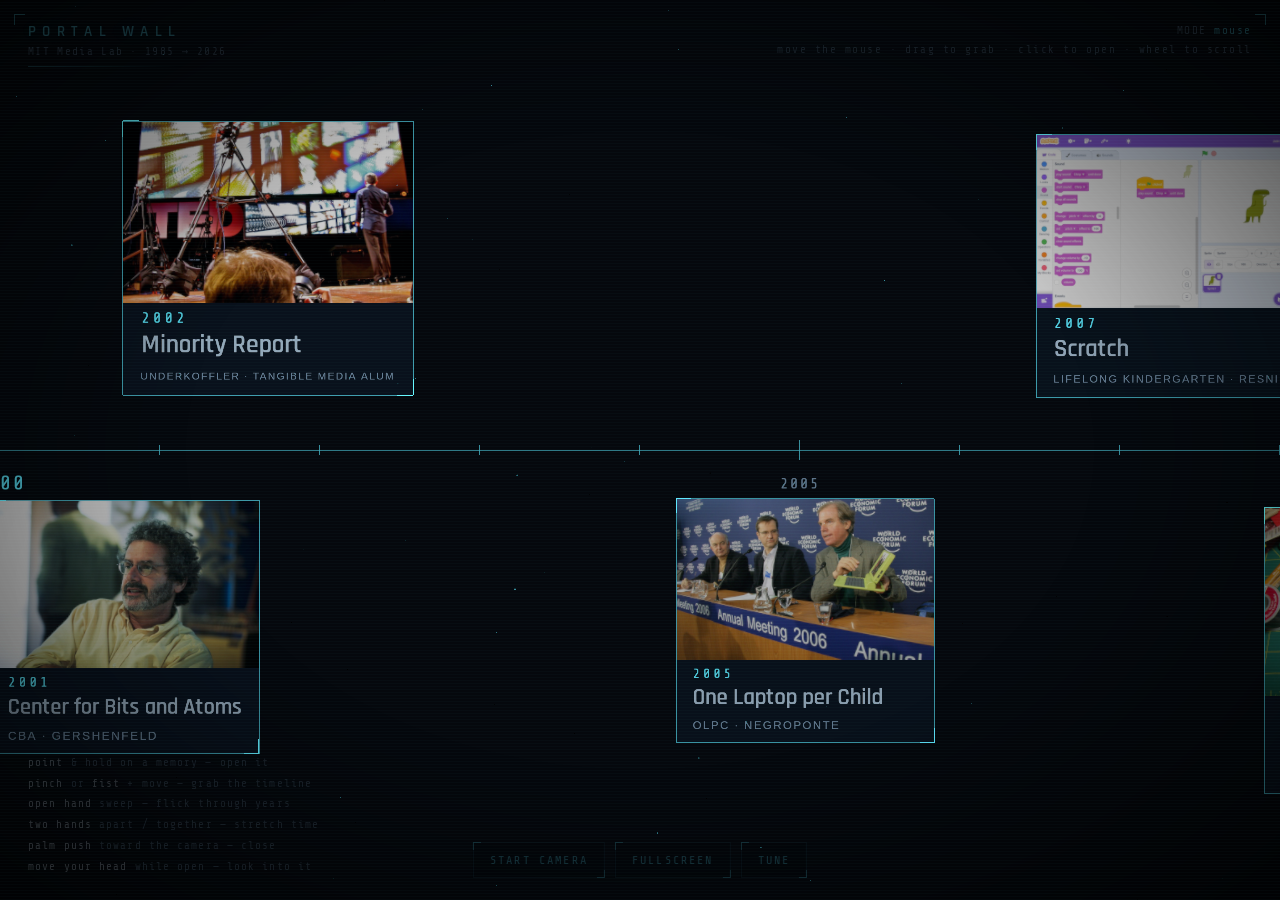
<file: index.html>
<!doctype html>
<html lang="en">
<head>
<meta charset="utf-8">
<meta name="viewport" content="width=device-width, initial-scale=1, viewport-fit=cover, user-scalable=no">
<meta name="theme-color" content="#05080d">
<title>Portal Wall</title>
<link rel="stylesheet" href="https://fonts.googleapis.com/css2?family=Rajdhani:wght@500;600;700&family=Share+Tech+Mono&display=swap">
<link rel="stylesheet" href="src/style.css">
<script type="importmap">
{ "imports": {
  "three": "./vendor/three/three.module.js",
  "three/addons/": "./vendor/three/addons/",
  "@mediapipe/tasks-vision": "https://cdn.jsdelivr.net/npm/@mediapipe/tasks-vision@0.10.14/vision_bundle.mjs",
  "@mkkellogg/gaussian-splats-3d": "https://cdn.jsdelivr.net/npm/@mkkellogg/gaussian-splats-3d@0.4.6/build/gaussian-splats-3d.module.js"
} }
</script>
</head>
<body>
<div id="stage">
  <canvas id="gl"></canvas>
  <canvas id="hud"></canvas>
  <div id="vignette"></div>
  <div id="scan"></div>

  <div id="chrome">
    <header id="title">
      <h1>Portal Wall</h1>
      <p id="subtitle">MIT MEDIA LAB · 1985 → 2026</p>
    </header>
    <div id="status">
      <div>MODE <b id="st-mode">mouse</b></div>
      <div id="st-detail">move the mouse · click to grab · wheel to scroll</div>
      <div id="st-gesture"></div>
    </div>
    <div id="help" class="desktop-only">
      <div><i>point</i> &amp; hold on a memory — open it</div>
      <div><i>pinch</i> or <i>fist</i> + move — grab the timeline</div>
      <div><i>open hand</i> sweep — flick through years</div>
      <div><i>two hands</i> apart / together — stretch time</div>
      <div><i>palm push</i> toward the camera — close</div>
      <div><i>move your head</i> while open — look into it</div>
    </div>
    <div id="help-touch" class="touch-only">
      <div><i>swipe</i> — move through time · <i>tap</i> — open</div>
      <div><i>pinch</i> — stretch time · <i>tilt</i> or <i>move your head</i> — look in</div>
    </div>
    <div id="buttons">
      <button id="btn-start">Start camera</button>
      <button id="btn-head" hidden>Head tracking</button>
      <button id="btn-pip" hidden>Mirror</button>
      <button id="btn-fs">Fullscreen</button>
      <button id="btn-tune" title="thresholds (t)">Tune</button>
    </div>
  </div>

  <div id="pip" class="off"><video id="cam" playsinline muted autoplay></video><canvas id="pipc"></canvas></div>
  <div id="memory-caption" hidden>
    <div class="year" id="mc-year"></div>
    <h2 id="mc-title"></h2>
    <div class="grp" id="mc-group"></div>
    <p id="mc-blurb"></p>
    <div class="credit" id="mc-credit"></div>
  </div>
</div>
<script type="module" src="src/main.js"></script>
</body>
</html>
</file>
<file: src/style.css>
:root{
  --bg:#05080d; --ink:#dbeaf5; --dim:#6f8aa3;
  --glow:#5fe8ff; --warm:#ffb45c; --violet:#b388ff;
  --line:rgba(95,232,255,.22);
  --font-display:"Rajdhani","Segoe UI",system-ui,sans-serif;
  --font-mono:"Share Tech Mono","SFMono-Regular",Menlo,monospace;
  color-scheme:dark;
}
*{box-sizing:border-box}
html,body{height:100%;margin:0;background:var(--bg);color:var(--ink);font-family:var(--font-display);overflow:hidden;overscroll-behavior:none;touch-action:none}
#stage{position:fixed;inset:0;overflow:hidden;cursor:none}
#stage.touch{cursor:auto}
#gl,#hud{position:absolute;inset:0;width:100%;height:100%;display:block}
#hud{pointer-events:none;z-index:30}
#vignette{position:absolute;inset:0;pointer-events:none;z-index:35;
  background:radial-gradient(ellipse at center,transparent 50%,rgba(0,0,0,.7) 100%)}
/* faint scanlines + a slow sweep: the hologram-on-glass feel, costs nothing */
#scan{position:absolute;inset:0;pointer-events:none;z-index:36;mix-blend-mode:screen;opacity:.35;
  background:repeating-linear-gradient(0deg,rgba(95,232,255,.05) 0 1px,transparent 1px 3px)}
#scan::after{content:"";position:absolute;left:0;right:0;height:18vh;top:-20vh;
  background:linear-gradient(180deg,transparent,rgba(95,232,255,.08),transparent);animation:sweep 9s linear infinite}
@keyframes sweep{to{top:120vh}}
/* chrome is ephemeral: it dims a few seconds after the last movement and snaps back on the next */
#chrome,#pip{transition:opacity .9s ease}
#stage.idle #chrome,#stage.idle #pip{opacity:.18}
#stage.boot #title,#stage.boot #status,#stage.boot #help,#stage.boot #help-touch,#stage.boot #buttons{animation:materialize 1.1s cubic-bezier(.2,.8,.2,1) both}
#stage.boot #status{animation-delay:.25s}#stage.boot #help,#stage.boot #help-touch{animation-delay:.5s}#stage.boot #buttons{animation-delay:.8s}
@keyframes materialize{0%{opacity:0;filter:blur(6px);letter-spacing:.3em}40%{opacity:1}100%{opacity:1;filter:blur(0);letter-spacing:inherit}}
#chrome{position:absolute;inset:0;pointer-events:none;z-index:40;
  padding-left:max(16px,env(safe-area-inset-left,0px));padding-right:max(16px,env(safe-area-inset-right,0px));
  padding-block:max(16px,env(safe-area-inset-top,0px)) max(16px,env(safe-area-inset-bottom,0px))}
#title{position:absolute;left:max(28px,env(safe-area-inset-left,0px));top:max(22px,env(safe-area-inset-top,0px))}
#title h1{margin:0;font-size:15px;letter-spacing:.42em;text-transform:uppercase;color:var(--glow);font-weight:600;
  text-shadow:0 0 18px rgba(95,232,255,.6)}
#title::before{content:"";position:absolute;left:-14px;top:-8px;width:10px;height:10px;border-left:1px solid var(--glow);border-top:1px solid var(--glow);opacity:.8}
#title::after{content:"";display:block;margin-top:8px;height:1px;width:160px;background:linear-gradient(90deg,var(--glow),transparent);opacity:.6}
#title p{margin:4px 0 0;font-family:var(--font-mono);font-size:11px;letter-spacing:.12em;color:var(--dim)}
#status{position:absolute;right:max(28px,env(safe-area-inset-right,0px));top:max(22px,env(safe-area-inset-top,0px));text-align:right;
  font-family:var(--font-mono);font-size:11px;letter-spacing:.14em;color:var(--dim);max-width:46vw;line-height:1.7}
#status b{color:var(--glow);font-weight:400}
#status::before{content:"";position:absolute;right:-14px;top:-8px;width:10px;height:10px;border-right:1px solid var(--glow);border-top:1px solid var(--glow);opacity:.8}
#st-gesture{color:var(--warm);min-height:1.7em}
#help,#help-touch{position:absolute;left:max(28px,env(safe-area-inset-left,0px));bottom:max(22px,env(safe-area-inset-bottom,0px));
  font-family:var(--font-mono);font-size:11px;letter-spacing:.1em;color:var(--dim);line-height:1.9}
#help i,#help-touch i{font-style:normal;color:var(--ink)}
.touch-only{display:none}
#stage.touch .touch-only{display:block}
#stage.touch .desktop-only{display:none}
#buttons{position:absolute;left:50%;bottom:max(22px,env(safe-area-inset-bottom,0px));transform:translateX(-50%);
  display:flex;gap:10px;pointer-events:auto;z-index:50;flex-wrap:wrap;justify-content:center}
button{font-family:var(--font-mono);font-size:12px;letter-spacing:.18em;text-transform:uppercase;color:var(--glow);
  background:rgba(5,8,13,.45);border:1px solid var(--line);padding:10px 16px;border-radius:0;cursor:pointer;position:relative;backdrop-filter:blur(4px);transition:border-color .2s,box-shadow .2s,background .2s}
button::before,button::after{content:"";position:absolute;width:7px;height:7px;border:1px solid var(--glow);opacity:.9}
button::before{left:-1px;top:-1px;border-right:0;border-bottom:0}button::after{right:-1px;bottom:-1px;border-left:0;border-top:0}
button:hover,button:focus-visible{border-color:var(--glow);outline:none;box-shadow:0 0 14px rgba(95,232,255,.3)}
button[disabled]{opacity:.5;cursor:default}
button[hidden]{display:none}
#pip{position:absolute;right:max(28px,env(safe-area-inset-right,0px));bottom:max(22px,env(safe-area-inset-bottom,0px));width:220px;aspect-ratio:4/3;
  border:1px solid var(--line);background:#000;overflow:hidden;border-radius:0;z-index:45;max-width:40vw;box-shadow:0 0 0 1px rgba(5,8,13,.6),0 0 24px rgba(95,232,255,.12)}
#pip video{width:100%;height:100%;object-fit:cover;transform:scaleX(-1);opacity:.85}
#pip canvas{position:absolute;inset:0;width:100%;height:100%}
#pip.off{display:none}
#pip.big{width:min(960px,60vw);max-width:60vw}
#tune{position:absolute;right:max(28px,env(safe-area-inset-right,0px));top:max(70px,calc(env(safe-area-inset-top,0px) + 70px));z-index:60;pointer-events:auto;
  width:340px;max-width:calc(100vw - 32px);max-height:calc(100vh - 200px);overflow:auto;background:rgba(5,8,13,.9);border:1px solid var(--line);border-radius:3px;
  font-family:var(--font-mono);font-size:11px;color:var(--ink);padding:8px 10px;backdrop-filter:blur(6px)}
#tune[hidden]{display:none}
#tune .hd{display:flex;align-items:center;gap:8px;margin-bottom:6px}
#tune .hd b{color:var(--glow);letter-spacing:.2em;font-weight:400}
#tune .hd span{flex:1;color:var(--dim);white-space:nowrap;overflow:hidden;text-overflow:ellipsis}
#tune .hd button{padding:3px 8px;font-size:10px;letter-spacing:.1em}
#tune label{display:grid;grid-template-columns:86px 1fr 62px;gap:6px;align-items:center;padding:2px 0;cursor:help}
#tune label span{color:var(--dim);overflow:hidden;text-overflow:ellipsis}
#tune input[type=range]{width:100%;accent-color:var(--glow);margin:0}
#tune input[type=number]{width:100%;background:transparent;border:1px solid var(--line);color:var(--ink);font:inherit;padding:2px 4px;border-radius:2px}
#tune pre{margin:6px 0 0;white-space:pre-wrap;word-break:break-all;color:var(--warm);font-size:10px;user-select:all}
#memory-caption{position:absolute;left:50%;bottom:max(84px,calc(env(safe-area-inset-bottom,0px) + 84px));transform:translateX(-50%);
  width:min(680px,calc(100vw - 32px));text-align:center;z-index:42;pointer-events:none;
  animation:rise .5s cubic-bezier(.2,.8,.2,1)}
#memory-caption::before{content:"";display:block;width:120px;height:1px;margin:0 auto 10px;background:linear-gradient(90deg,transparent,var(--glow),transparent);opacity:.7}
#memory-caption .year{font-family:var(--font-mono);font-size:12px;letter-spacing:.3em;color:var(--glow)}
#memory-caption .year::after{content:"_";animation:blink 1s steps(2) infinite;margin-left:2px}
@keyframes blink{to{opacity:0}}
#memory-caption h2{margin:4px 0 2px;font-size:clamp(26px,4.5vw,44px);font-weight:700;letter-spacing:.02em;line-height:1.05;
  text-shadow:0 0 24px rgba(95,232,255,.45);text-wrap:balance}
#memory-caption .grp{font-size:13px;color:var(--dim);letter-spacing:.14em;text-transform:uppercase}
#memory-caption p{margin:10px auto 0;max-width:56ch;font-size:16px;line-height:1.4;color:#b9cde0}
#memory-caption .credit{margin-top:8px;font-family:var(--font-mono);font-size:10px;letter-spacing:.06em;color:var(--dim);opacity:.8}
@keyframes rise{0%{opacity:0;transform:translate(-50%,16px);filter:blur(8px);clip-path:inset(0 50% 0 50%)}60%{clip-path:inset(0 0 0 0)}100%{opacity:1;transform:translate(-50%,0);filter:blur(0)}}
@media (max-width:700px){
  #status{display:none}
  #title h1{font-size:12px}
  #help-touch{font-size:10px;max-width:70vw;left:max(16px,env(safe-area-inset-left,0px));bottom:auto;top:max(64px,calc(env(safe-area-inset-top,0px) + 56px));line-height:1.7}
  #memory-caption p{font-size:14px}
  #memory-caption h2{font-size:24px}
  #memory-caption{bottom:max(76px,calc(env(safe-area-inset-bottom,0px) + 76px))}
  #buttons{gap:6px;bottom:max(14px,env(safe-area-inset-bottom,0px));width:calc(100vw - 24px)}
  button{font-size:10px;padding:8px 10px;letter-spacing:.12em}
  #pip{width:120px;bottom:max(56px,calc(env(safe-area-inset-bottom,0px) + 56px))}
  #tune{width:calc(100vw - 32px);right:16px;top:60px;max-height:50vh}
}
@media (prefers-reduced-motion:reduce){#memory-caption,#stage.boot *{animation:none}#scan::after{animation:none}}
</file>
